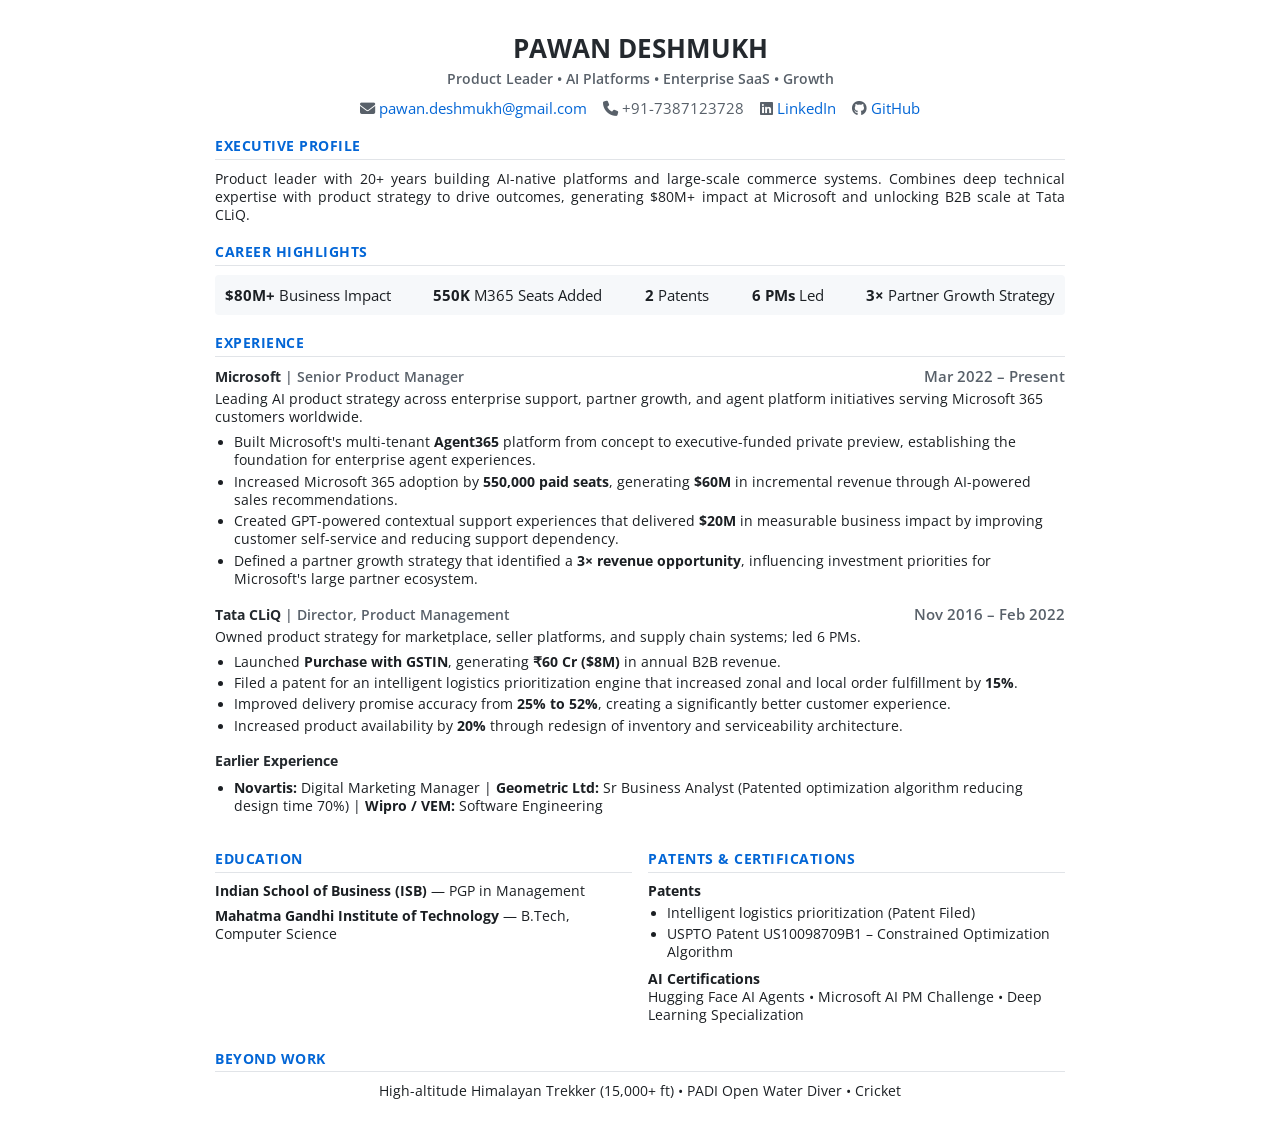
<file: resume.html>
<!DOCTYPE html>
<html lang="en">
<head>
    <meta charset="UTF-8">
    <meta name="viewport" content="width=device-width, initial-scale=1.0">
    <title>Pawan Deshmukh - Resume</title>
    <link href="https://fonts.googleapis.com/css2?family=Open+Sans:wght@400;600;700&display=swap" rel="stylesheet">
    <link rel="stylesheet" href="https://cdnjs.cloudflare.com/ajax/libs/font-awesome/6.4.0/css/all.min.css">
    <style>
        :root {
            --primary-color: #24292e;
            --accent-color: #0366d6;
            --text-color: #1b1f23;
            --border-color: #e1e4e8;
        }

        * {
            margin: 0;
            padding: 0;
            box-sizing: border-box;
        }

        body {
            background-color: #ffffff;
            color: var(--text-color);
            font-family: 'Open Sans', Arial, sans-serif;
            font-size: 13.5px;
            line-height: 1.35;
            padding: 2rem;
        }

        .resume-container {
            max-width: 850px;
            margin: 0 auto;
        }

        a {
            color: var(--accent-color);
            text-decoration: none;
        }
        
        a:hover {
            text-decoration: underline;
        }

        header {
            text-align: center;
            margin-bottom: 1.2rem;
        }

        h1 {
            color: var(--primary-color);
            font-size: 1.6rem;
            font-weight: 700;
            margin-bottom: 0.2rem;
            text-transform: uppercase;
        }

        .subtitle {
            font-size: 0.85rem;
            font-weight: 600;
            color: #586069;
            margin-bottom: 0.6rem;
        }

        .contact-info {
            color: #586069;
            font-size: 0.95rem;
            display: flex;
            justify-content: center;
            flex-wrap: wrap;
            gap: 1rem;
        }

        h2.section-header {
            color: var(--accent-color);
            font-size: 0.85rem;
            font-weight: 700;
            border-bottom: 1px solid var(--border-color);
            padding-bottom: 0.2rem;
            margin-top: 1.2rem;
            margin-bottom: 0.6rem;
            text-transform: uppercase;
            letter-spacing: 0.5px;
        }

        .summary {
            text-align: justify;
        }

        .highlights {
            display: flex;
            justify-content: space-between;
            flex-wrap: wrap;
            font-size: 0.95rem;
            background: #f6f8fa;
            padding: 0.6rem;
            border-radius: 4px;
        }

        .expertise {
            text-align: center;
            line-height: 1.6;
            color: #24292e;
        }

        .job {
            margin-bottom: 1rem;
        }

        .job-header {
            display: flex;
            justify-content: space-between;
            align-items: baseline;
            margin-bottom: 0.2rem;
        }

        .job-title {
            font-weight: 700;
            font-size: 0.9rem;
            color: var(--primary-color);
        }

        .job-date {
            font-size: 0.95rem;
            color: #586069;
            font-weight: 600;
        }

        .job-subtitle {
            font-weight: 600;
            color: #586069;
            margin-bottom: 0.4rem;
            font-size: 0.85rem;
        }
        
        .job-desc {
            margin-bottom: 0.4rem;
        }

        ul {
            list-style-type: disc;
            padding-left: 1.2rem;
        }
        
        li {
            margin-bottom: 0.2rem;
        }
        
        .two-col {
            display: grid;
            grid-template-columns: 1fr 1fr;
            gap: 1rem;
        }

        .education-item, .patent-item {
            margin-bottom: 0.4rem;
        }

        @media print {
            @page {
                margin: 0.15in 0.4in;
                size: letter;
            }
            body {
                padding: 0;
                font-size: 10.5pt;
            }
            .resume-container {
                max-width: 100%;
            }
            h2.section-header {
                margin-top: 0.4rem;
                margin-bottom: 0.2rem;
            }
            .job {
                margin-bottom: 0.4rem;
            }
            .highlights {
                padding: 0.4rem;
            }
            * {
                page-break-inside: avoid;
            }
        }
    </style>
</head>
<body>
    <div class="resume-container">
        
        <!-- Header -->
        <header>
            <h1>Pawan Deshmukh</h1>
            <div class="subtitle">Product Leader • AI Platforms • Enterprise SaaS • Growth</div>
            <div class="contact-info">
                <span><i class="fa-solid fa-envelope"></i> <a href="mailto:pawan.deshmukh@gmail.com">pawan.deshmukh@gmail.com</a></span>
                <span><i class="fa-solid fa-phone"></i> +91-7387123728</span>
                <span><i class="fa-brands fa-linkedin"></i> <a href="https://www.linkedin.com/in/pawan-deshmukh-18524a13/">LinkedIn</a></span>
                <span><i class="fa-brands fa-github"></i> <a href="https://github.com/dnawapcode">GitHub</a></span>
            </div>
        </header>

        <!-- Executive Profile -->
        <h2 class="section-header">Executive Profile</h2>
        <div class="summary">
            Product leader with 20+ years building AI-native platforms and large-scale commerce systems. Combines deep technical expertise with product strategy to drive outcomes, generating $80M+ impact at Microsoft and unlocking B2B scale at Tata CLiQ.
        </div>

        <!-- Career Highlights -->
        <h2 class="section-header">Career Highlights</h2>
        <div class="highlights">
            <span><strong>$80M+</strong> Business Impact</span>
            <span><strong>550K</strong> M365 Seats Added</span>
            <span><strong>2</strong> Patents</span>
            <span><strong>6 PMs</strong> Led</span>
            <span><strong>3×</strong> Partner Growth Strategy</span>
        </div>


        <!-- Experience -->
        <h2 class="section-header">Experience</h2>
        
        <div class="job">
            <div class="job-header">
                <div class="job-title">Microsoft <span style="font-weight: 600; color: #586069;">| Senior Product Manager</span></div>
                <div class="job-date">Mar 2022 – Present</div>
            </div>
            <div class="job-desc">
                Leading AI product strategy across enterprise support, partner growth, and agent platform initiatives serving Microsoft 365 customers worldwide.
            </div>

            <ul>
                <li>Built Microsoft's multi-tenant <strong>Agent365</strong> platform from concept to executive-funded private preview, establishing the foundation for enterprise agent experiences.</li>
                <li>Increased Microsoft 365 adoption by <strong>550,000 paid seats</strong>, generating <strong>$60M</strong> in incremental revenue through AI-powered sales recommendations.</li>
                <li>Created GPT-powered contextual support experiences that delivered <strong>$20M</strong> in measurable business impact by improving customer self-service and reducing support dependency.</li>
                <li>Defined a partner growth strategy that identified a <strong>3× revenue opportunity</strong>, influencing investment priorities for Microsoft's large partner ecosystem.</li>
            </ul>
        </div>

        <div class="job">
            <div class="job-header">
                <div class="job-title">Tata CLiQ <span style="font-weight: 600; color: #586069;">| Director, Product Management</span></div>
                <div class="job-date">Nov 2016 – Feb 2022</div>
            </div>
            <div class="job-desc">
                Owned product strategy for marketplace, seller platforms, and supply chain systems; led 6 PMs.
            </div>

            <ul>
                <li>Launched <strong>Purchase with GSTIN</strong>, generating <strong>₹60 Cr ($8M)</strong> in annual B2B revenue.</li>
                <li>Filed a patent for an intelligent logistics prioritization engine that increased zonal and local order fulfillment by <strong>15%</strong>.</li>
                <li>Improved delivery promise accuracy from <strong>25% to 52%</strong>, creating a significantly better customer experience.</li>
                <li>Increased product availability by <strong>20%</strong> through redesign of inventory and serviceability architecture.</li>
            </ul>
        </div>

        <div class="job">
            <div class="job-header">
                <div class="job-title">Earlier Experience</div>
            </div>
            <ul style="margin-top: 0.5rem;">
                <li><strong>Novartis:</strong> Digital Marketing Manager | <strong>Geometric Ltd:</strong> Sr Business Analyst (Patented optimization algorithm reducing design time 70%) | <strong>Wipro / VEM:</strong> Software Engineering</li>
            </ul>
        </div>

        <div class="two-col">
            <div>
                <!-- Education -->
                <h2 class="section-header">Education</h2>
                <div class="education-item">
                    <strong>Indian School of Business (ISB)</strong> — PGP in Management
                </div>
                <div class="education-item">
                    <strong>Mahatma Gandhi Institute of Technology</strong> — B.Tech, Computer Science
                </div>
            </div>
            
            <div>
                <!-- Patents & Certifications -->
                <h2 class="section-header">Patents & Certifications</h2>
                <div class="patent-item">
                    <strong>Patents</strong>
                    <ul style="padding-left: 1.2rem; margin-top: 0.2rem;">
                        <li>Intelligent logistics prioritization (Patent Filed)</li>
                        <li>USPTO Patent US10098709B1 – Constrained Optimization Algorithm</li>
                    </ul>
                </div>
                <div class="patent-item" style="margin-top: 0.5rem;">
                    <strong>AI Certifications</strong><br>
                    Hugging Face AI Agents &bull; Microsoft AI PM Challenge &bull; Deep Learning Specialization
                </div>
            </div>
        </div>

        <!-- Beyond Work -->
        <h2 class="section-header">Beyond Work</h2>
        <div style="text-align: center;">
            High-altitude Himalayan Trekker (15,000+ ft) &bull; PADI Open Water Diver &bull; Cricket
        </div>

    </div>
</body>
</html>
</file>
